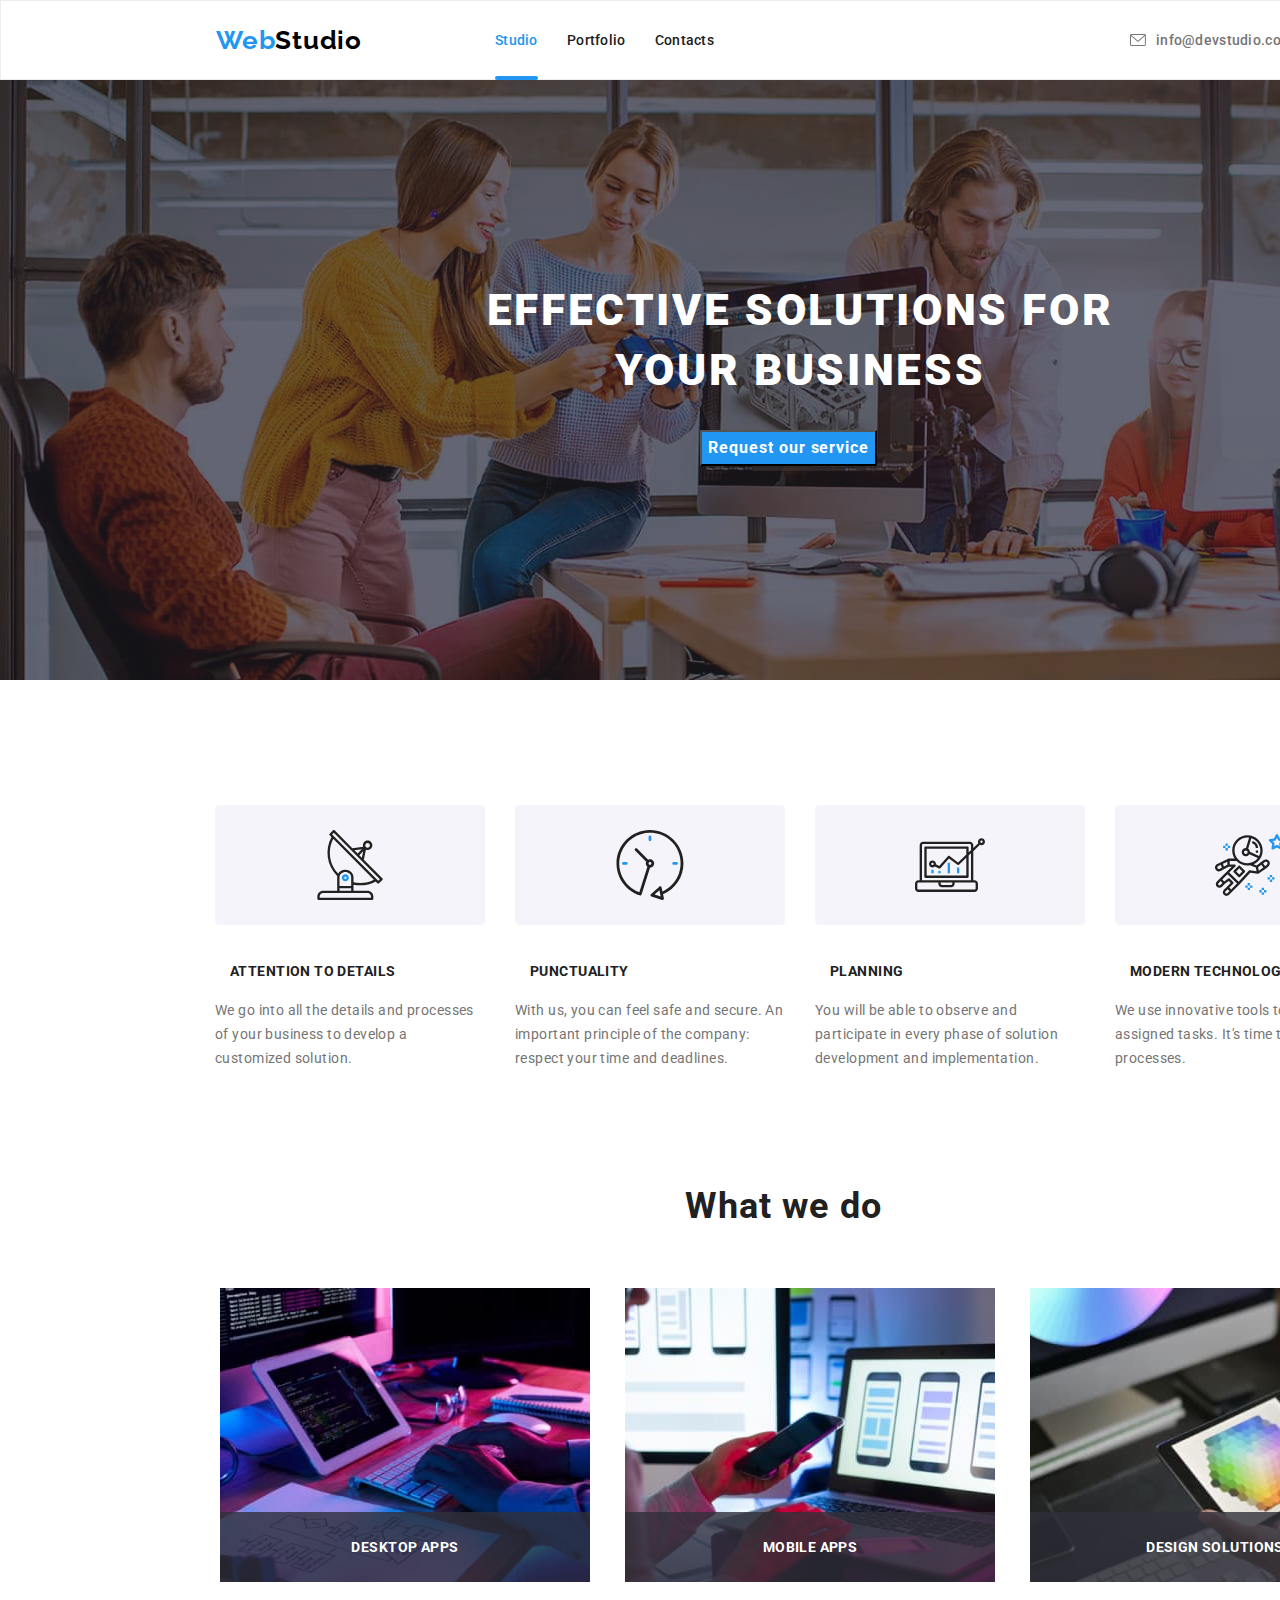
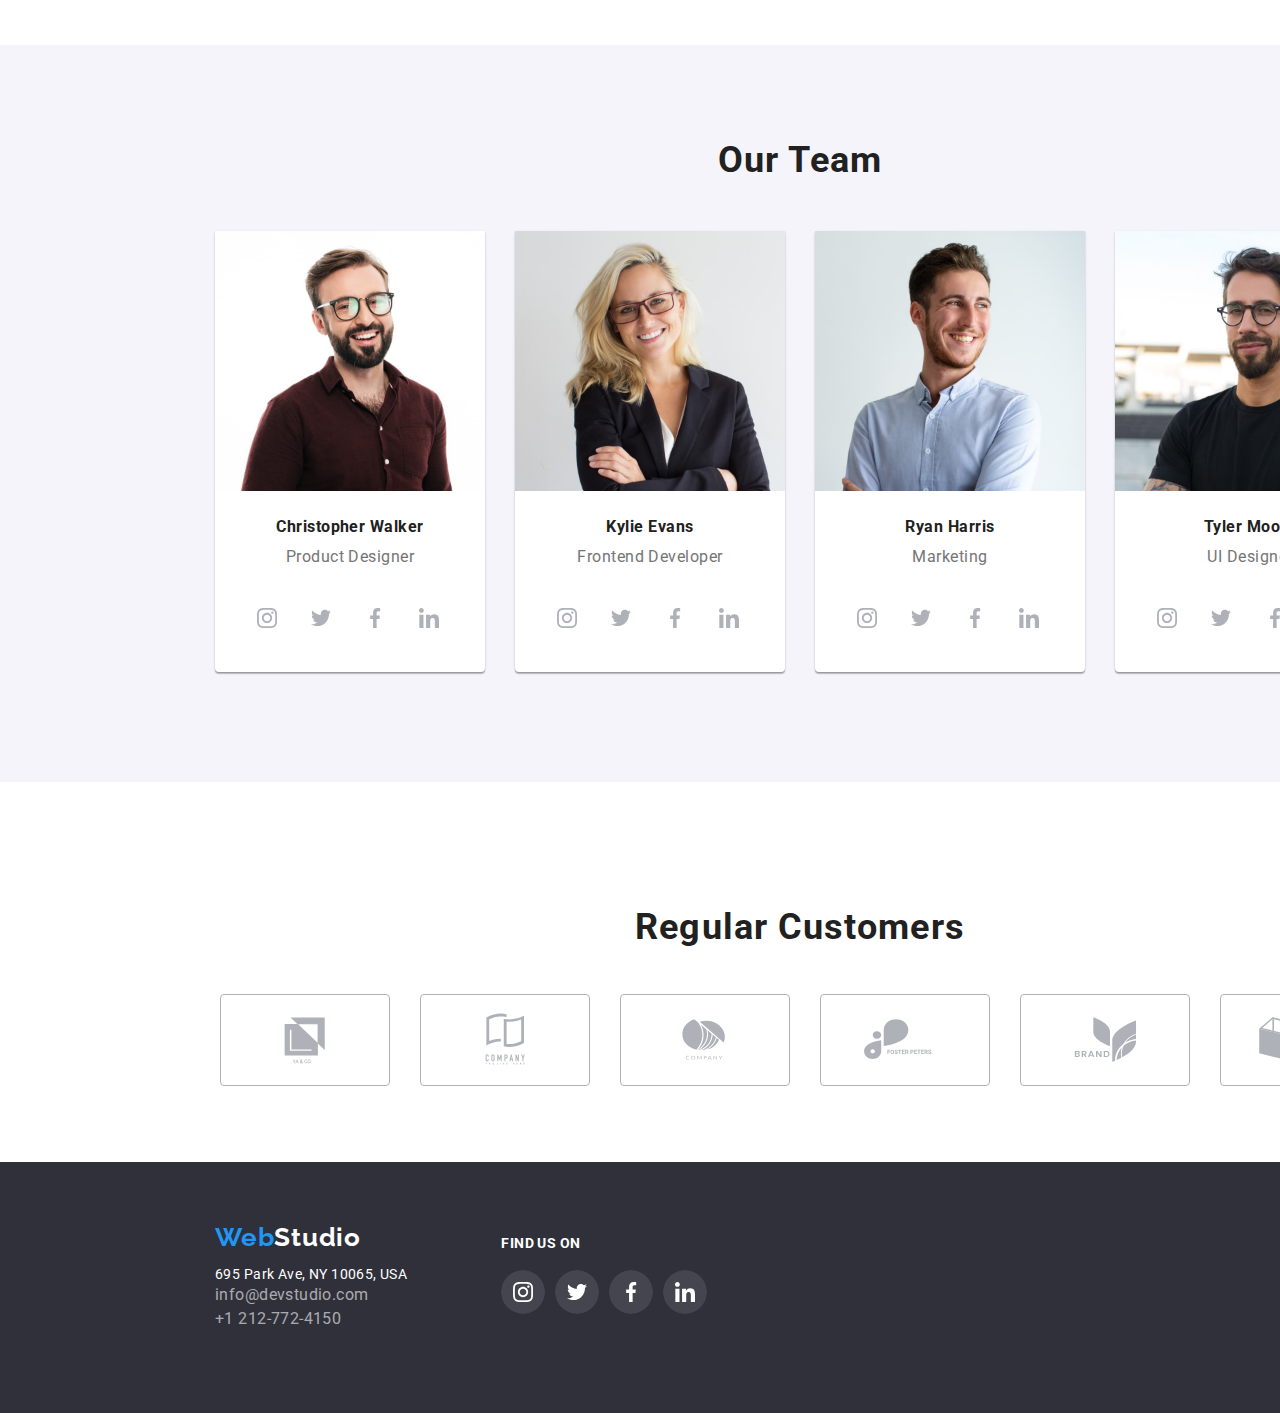
<file: index.html>
<!DOCTYPE html>
<html lang="en">

<head>
    <meta charset="UTF-8">
    <meta name="viewport" content="width=device-width, initial-scale=1.0">
    <title>Studio</title>
    <link rel="preconnect" href="https://fonts.googleapis.com">
    <link rel="preconnect" href="https://fonts.gstatic.com" crossorigin>
    <link
        href="https://fonts.googleapis.com/css2?family=Raleway:wght@700&family=Roboto:wght@400;500;700;900&display=swap"
        rel="stylesheet">
    <link rel="stylesheet"
        href="https://cdnjs.cloudflare.com/ajax/libs/modern-normalize/1.0.0/modern-normalize.min.css">
    <link rel="stylesheet" href="css/styles.css">
</head>

<body>
    <header class="global-header">

        <a href="./index.html" class="header-logo"><span class="web-logo">Web</span>
            <span class="upper-studio-logo">Studio</span></a>

        <nav class="main-navigation">
            <ul class="navigation">
                <li><a href="./index.html" class="current">Studio</a></li>
                <li><a href="./portofolio.html" class="nav-link">Portfolio</a></li>
                <li><a href="#" class="nav-link">Contacts</a></li>
            </ul>
        </nav>

        <ul>
            <li>
                <a href="mailto:info@devstudio.com" class="mail-address"><svg class="icon-envelope">
                        <use xlink:href="images/icons.svg#icon-envelope"></use>
                    </svg><span>info@devstudio.com</span></a>
            </li>

            <li>
                <a href="tel:+12127724150" class="phone-number"><svg class="icon-smartphone">
                        <use xlink:href="images/icons.svg#icon-smartphone"></use>
                    </svg><span>+1 212-772-4150</span></a>
            </li>
        </ul>
    </header>

    <main>

        <!-- Business Solutions Section  -->
        <section class="business-solutions-section">
            <h1 class="business-solution">EFFECTIVE SOLUTIONS FOR <br> YOUR BUSINESS</h1>
            <div class="modal-open">
                <button data-modal-open class="order-service" type="button">Request our service</button>
            </div>
        </section>

        <!-- About us Section -->
        <section class="about-us-section">
            <div class="about-us-container">
                <ul>
                    <li><svg class="icon">
                            <use xlink:href="images/icons.svg#icon-antenna">
                            </use>
                        </svg>
                        <h4 class="about-us">ATTENTION TO DETAILS</h4>
                        <p class="about-us-text">We go into all the details and processes of your business to
                            develop a
                            customized solution.</p>
                    </li>

                    <li><svg class="icon">
                            <use xlink:href="images/icons.svg#icon-clock"></use>
                        </svg>
                        <h4 class="about-us">PUNCTUALITY</h4>
                        <p class="about-us-text">With us, you can feel safe and secure. An important principle of
                            the
                            company: respect your time and deadlines.</p>
                    </li>

                    <li><svg class="icon">
                            <use xlink:href="images/icons.svg#icon-diagram"></use>
                        </svg>
                        <h4 class="about-us">PLANNING</h4>
                        <p class="about-us-text">You will be able to observe and participate in every phase of
                            solution
                            development and implementation.</p>
                    </li>

                    <li><svg class="icon">
                            <use xlink:href="images/icons.svg#icon-astronaut"></use>
                        </svg>
                        <h4 class="about-us">MODERN TECHNOLOGIES</h4>
                        <p class="about-us-text">We use innovative tools to solve assigned tasks. It's time to
                            simplify
                            work processes.</p>
                    </li>
                </ul>
            </div>

            <!-- What we do Section -->
            <div class="what-we-do-container">
                <h2>What we do</h2>
                <div>
                    <ul>
                        <li>
                            <img src="./images/writing.jpg" alt="Writing code at keybord" width="370">
                            <div class="our-apps">
                                <h3>DESKTOP APPS</h3>
                            </div>
                        </li>
                        <li>
                            <img src="./images/devices.jpg" alt="Devices sincronizing" width="370">
                            <div class="our-apps">
                                <h3>Mobile APPS</h3>
                            </div>
                        </li>
                        <li>
                            <img src="./images/tablet.jpg" alt="Picking color with pen on tablet" width="370">
                            <div class="our-apps">
                                <h3>DESIGN SOLUTIONS</h3>
                            </div>
                        </li>
                    </ul>
                </div>
            </div>

            <!-- Our Team Section -->
            <div class="our-team-section">
                <h2>Our Team</h2>
                <ul>
                    <li><img src="./images/walker.jpg" alt="Christopher Walker photo" width="270">
                        <div class="image-card">
                            <h4 class="my-name"><b>Christopher Walker</b></h4>
                            <p class="my-job">Product Designer</p>
                        </div>
                        <div class="social-media">
                            <a><svg class="team-icon">
                                    <use xlink:href="images/icons.svg#icon-instagram"></use>
                                </svg>
                            </a>
                            <a><svg class="team-icon">
                                    <use xlink:href="images/icons.svg#icon-twitter"></use>
                                </svg>
                            </a>
                            <a><svg class="team-icon">
                                    <use xlink:href="images/icons.svg#icon-facebook"></use>
                                </svg>
                            </a>
                            <a><svg class="team-icon">
                                    <use xlink:href="images/icons.svg#icon-linkedin"></use>
                                </svg>
                            </a>
                        </div>
                    </li>

                    <li><img src="./images/kyle.jpg" alt="Kyle Evans photo" width="270">
                        <div class="image-card">
                            <h4 class="my-name"><b>Kylie Evans</b></h4>
                            <p class="my-job">Frontend Developer</p>
                        </div>
                        <div class="social-media">
                            <a><svg class="team-icon">
                                    <use xlink:href="images/icons.svg#icon-instagram"></use>
                                </svg>
                            </a>
                            <a><svg class="team-icon">
                                    <use xlink:href="images/icons.svg#icon-twitter"></use>
                                </svg>
                            </a>
                            <a><svg class="team-icon">
                                    <use xlink:href="images/icons.svg#icon-facebook"></use>
                                </svg>
                            </a>
                            <a><svg class="team-icon">
                                    <use xlink:href="images/icons.svg#icon-linkedin"></use>
                                </svg>
                            </a>
                        </div>
                    </li>

                    <li><img src="./images/ryan.jpg" alt="Ryan Harris photo" width="270">
                        <div class="image-card">
                            <h4 class="my-name"><b>Ryan Harris</b></h4>
                            <p class="my-job">Marketing</p>
                        </div>
                        <div class="social-media">
                            <a><svg class="team-icon">
                                    <use xlink:href="images/icons.svg#icon-instagram"></use>
                                </svg>
                            </a>
                            <a><svg class="team-icon">
                                    <use xlink:href="images/icons.svg#icon-twitter"></use>
                                </svg>
                            </a>
                            <a><svg class="team-icon">
                                    <use xlink:href="images/icons.svg#icon-facebook"></use>
                                </svg>
                            </a>
                            <a><svg class="team-icon">
                                    <use xlink:href="images/icons.svg#icon-linkedin"></use>
                                </svg>
                            </a>
                        </div>
                    </li>

                    <li><img src="./images/tyler.jpg" alt="Tyler Moore photo" width="270">
                        <div class="image-card">
                            <h4 class="my-name"><b>Tyler Moore</b></h4>
                            <p class="my-job">UI Designer</p>
                        </div>
                        <div class="social-media">
                            <a><svg class="team-icon">
                                    <use xlink:href="images/icons.svg#icon-instagram"></use>
                                </svg>
                            </a>
                            <a><svg class="team-icon">
                                    <use xlink:href="images/icons.svg#icon-twitter"></use>
                                </svg>
                            </a>
                            <a><svg class="team-icon">
                                    <use xlink:href="images/icons.svg#icon-facebook"></use>
                                </svg>
                            </a>
                            <a><svg class="team-icon">
                                    <use xlink:href="images/icons.svg#icon-linkedin"></use>
                                </svg>
                            </a>
                        </div>
                    </li>
                </ul>
            </div>
        </section>

        <!-- Regular Customer Section -->
        <section class="regular-customer-section">

            <h2>Regular Customers</h2>
            <div class="regular-customer-container">

                <ul>
                    <li>
                        <a><svg class="client-icon">
                                <use xlink:href="images/icons.svg#icon-client-1"></use>
                            </svg>
                        </a>
                    </li>

                    <li>
                        <a><svg class="client-icon">
                                <use xlink:href="images/icons.svg#icon-client-2"></use>
                            </svg>
                        </a>
                    </li>

                    <li>
                        <a><svg class="client-icon">
                                <use xlink:href="images/icons.svg#icon-client-3"></use>
                            </svg>
                        </a>
                    </li>

                    <li>
                        <a><svg class="client-icon">
                                <use xlink:href="images/icons.svg#icon-client-4"></use>
                            </svg>
                        </a>
                    </li>

                    <li>
                        <a><svg class="client-icon">
                                <use xlink:href="images/icons.svg#icon-client-5"></use>
                            </svg>
                        </a>
                    </li>

                    <li>
                        <a><svg class="client-icon">
                                <use xlink:href="images/icons.svg#icon-client-6"></use>
                            </svg>
                        </a>
                    </li>
                </ul>
            </div>
        </section>
    </main>

    <!-- Contact Adress Section -->
    <footer class="bottom">
        <div>
            <a href=" ./index.html" class="bottom-logo"><span class="web-logo">Web</span><span
                    class="bottom-studio-logo">Studio</span></a>
            <address>
                <p class="location">695 Park Ave, NY 10065, USA</p>
                <p class="contact-us">info@devstudio.com</p>
                <p class="contact-us">+1 212-772-4150</p>
            </address>
        </div>

        <div class="social-bottom">
            <h4>Find us on</h4>
            <ul>
                <li>
                    <a>
                        <svg class="icon-bottom">
                            <use xlink:href="images/icons.svg#icon-instagram-bottom"></use>
                        </svg>
                    </a>
                </li>

                <li>
                    <a>
                        <svg class="icon-bottom">
                            <use xlink:href="images/icons.svg#icon-twitter-bottom"></use>
                        </svg>
                    </a>
                </li>

                <li>
                    <a> <svg class="icon-bottom">
                            <use xlink:href="images/icons.svg#icon-facebook-bottom"></use>
                        </svg>
                    </a>
                </li>

                <li>
                    <a>
                        <svg class="icon-bottom">
                            <use xlink:href="images/icons.svg#icon-linkedin-bottom"></use>
                        </svg>
                    </a>
                </li>
            </ul>
        </div>
    </footer>

    <!-- Book Service Modal -->
    <div class="modal is-hidden" data-modal>
        <div class="modal-content">
            <button class="close-btn" data-modal-close><svg class="icon-close">
                    <use xlink:href="images/icons.svg#icon-close"></use>
                </svg></button>
        </div>

        <script src="./js/modal.js"></script>
</body>

</html>
</file>
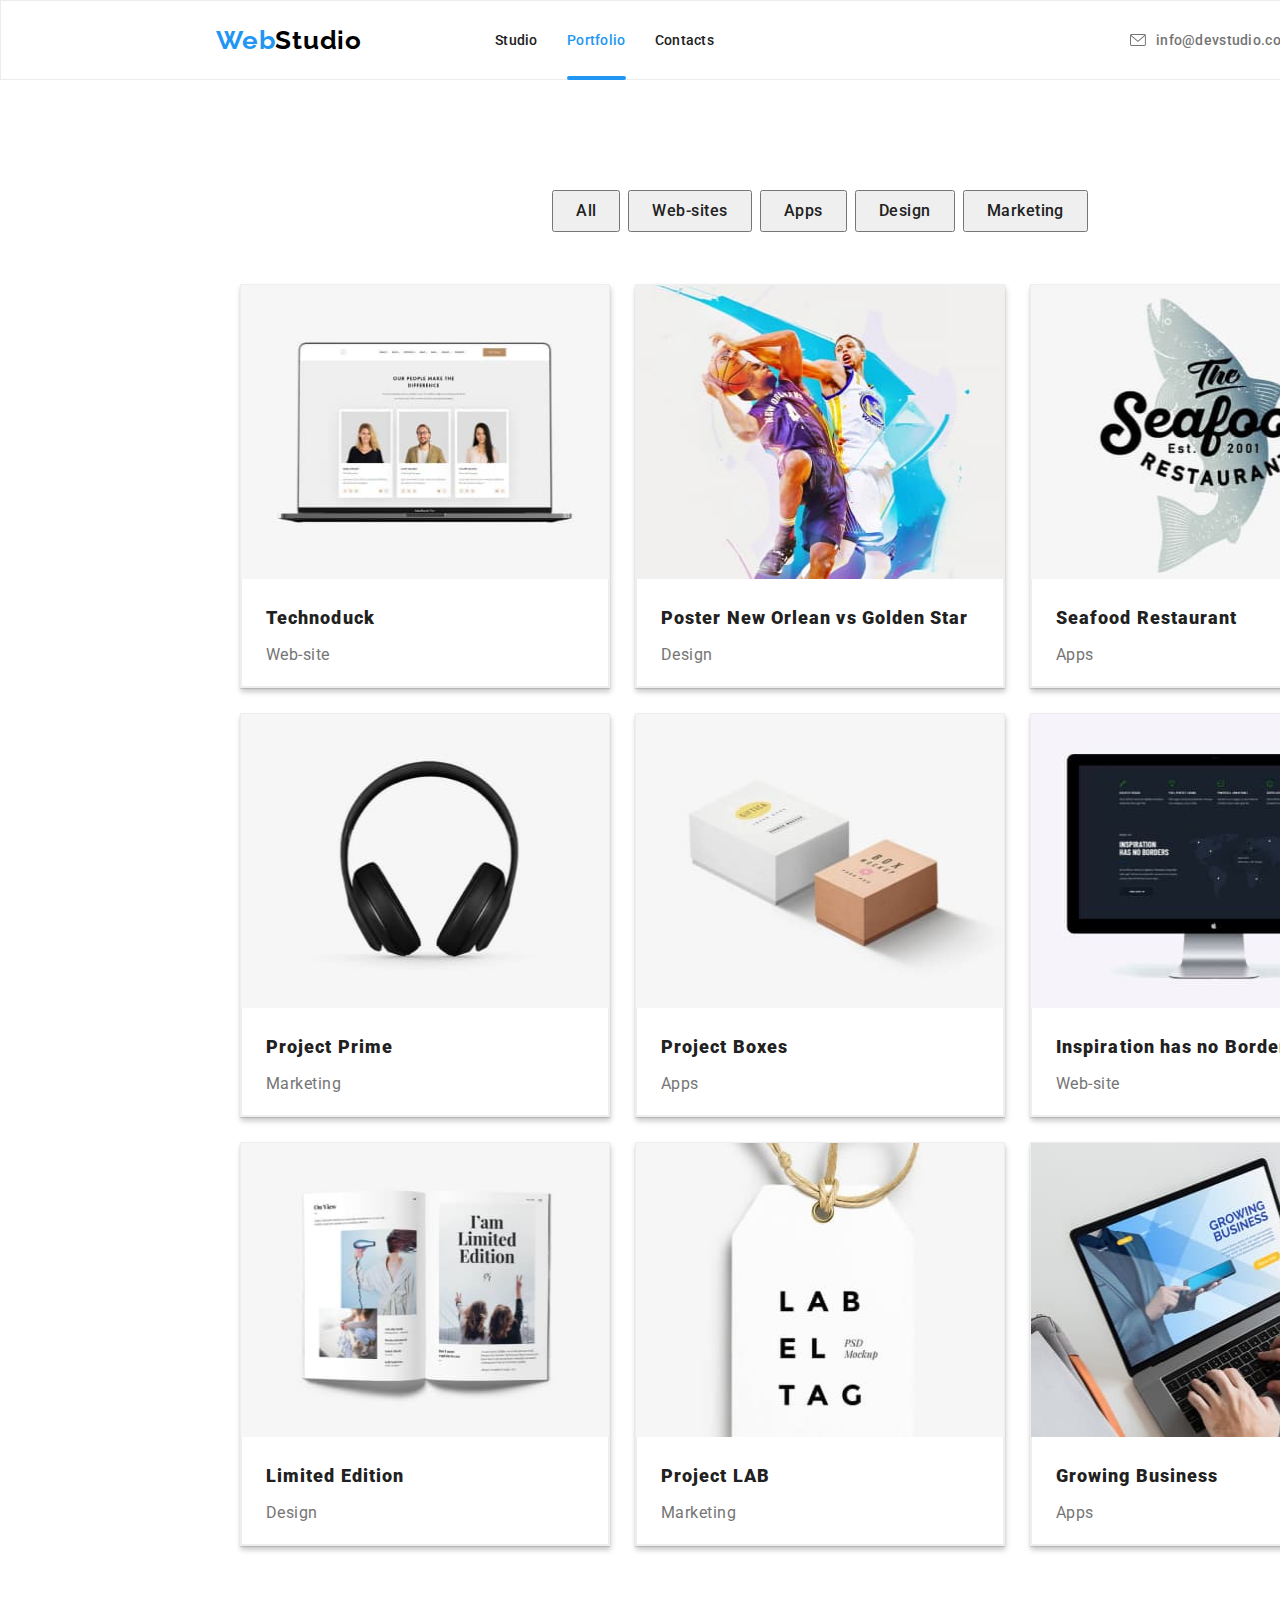
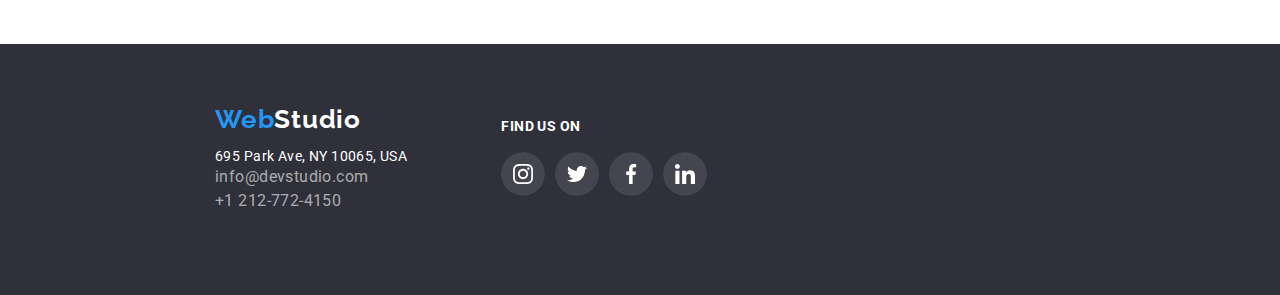
<file: portofolio.html>
<!DOCTYPE html>
<html lang="en">

<head>
    <meta charset="UTF-8">
    <meta name="viewport" content="width=device-width, initial-scale=1.0">
    <title>Portofolio</title>
    <link rel="preconnect" href="https://fonts.gstatic.com" crossorigin>
    <link
        href="https://fonts.googleapis.com/css2?family=Raleway:wght@700&family=Roboto:wght@400;500;700;900&display=swap"
        rel="stylesheet">
    <link rel="stylesheet"
        href="https://cdnjs.cloudflare.com/ajax/libs/modern-normalize/1.0.0/modern-normalize.min.css">
    <link rel="stylesheet" href="css/styles.css">
</head>

<body>
    <header class="global-header">
        <a href="./index.html" class="header-logo"><span class="web-logo">Web</span>
            <span class="upper-studio-logo">Studio</span></a>

        <nav class="main-navigation">
            <ul class="navigation">
                <li><a href="./index.html" class="nav-link">Studio</a></li>
                <li><a href="./portofolio.html" class="current">Portfolio</a></li>
                <li><a href="#" class="nav-link">Contacts</a></li>
            </ul>
        </nav>

        <ul>
            <li>
                <a href="mailto:info@devstudio.com" class="mail-address"><svg class="icon-envelope">
                        <use xlink:href="images/icons.svg#icon-envelope"></use>
                    </svg><span>info@devstudio.com</span></a>
            </li>

            <li>
                <a href="tel:+12127724150" class="phone-number"><svg class="icon-smartphone">
                        <use xlink:href="images/icons.svg#icon-smartphone"></use>
                    </svg><span>+1 212-772-4150</span></a>
            </li>
        </ul>
    </header>

    <main>
        <section class="our-work-section">
            <!-- Container section -->
            <ul class="buttons">
                <li><button type="button" class="filter">All</button></li>
                <li><button type="button" class="filter">Web-sites</button></li>
                <li><button type="button" class="filter">Apps</button> </li>
                <li><button type="button" class="filter">Design</button> </li>
                <li><button type="button" class="filter">Marketing</button></li>
            </ul>

            <div class="work-cards">
                <ul>
                    <li>
                        <div class="box">
                            <img class="image" src="./images/technoduck.jpg" alt="Technoduck Web-site Image"
                                width="370">
                            <div class="overlay">
                                <p>Technoduck is a state-of-the-art coronavirus distribution platform. Companies use
                                    this platform for digital espionage
                                    and attacks on competitors' secure servers.</p>
                            </div>
                            <div>
                                <h4 class="project"><b>Technoduck</b></h4>
                                <p class="web-site">Web-site</p>
                            </div>
                        </div>
                    </li>

                    <li>

                        <div class="box">
                            <img class="image" src="./images/poster.jpg" alt="Poster New Orlean vs Golden Star Image"
                                width="370">
                            <div class="overlay">
                                <p>Poster New Orlean vs Golden Star</p>
                            </div>
                            <div>
                                <h4 class="project"><b>Poster New Orlean vs Golden Star</b></h4>
                                <p class="design">Design</p>
                            </div>
                        </div>
                    </li>

                    <li>
                        <div class="box">
                            <img class="image" src=" ./images/seafood.jpg" alt="Seafood Restaurant Apps Image"
                                width="370">
                            <div class="overlay">
                                <p>Seafood Restaurant</p>
                            </div>
                            <div>
                                <h4 class="project"><b>Seafood Restaurant</b></h4>
                                <p class="apps">Apps</p>
                            </div>
                        </div>
                    </li>

                    <li>
                        <div class="box">
                            <img class="image" src=" ./images/headphones.jpg" alt="Project Prime Image" width="370">
                            <div class="overlay">
                                <p>Project Prime</p>
                            </div>
                            <div>
                                <h4 class="project"><b>Project Prime</b></h4>
                                <p class="marketing">Marketing</p>
                            </div>
                        </div>
                    </li>

                    <li>
                        <div class="box">
                            <img class="image" src="./images/boxes.jpg" alt="Project Boxes Apps Image" width="370">
                            <div class="overlay">
                                <p>Project Boxes</p>
                            </div>
                            <div>
                                <h4 class="project"><b>Project Boxes</b></h4>
                                <p class="apps">Apps</p>
                            </div>
                        </div>
                    </li>

                    <li>
                        <div class="box">
                            <img class="image" src="./images/monitor.jpg"
                                alt="Inspiration has no Borders Web-site Image" width="370">
                            <div class="overlay">
                                <p>Inspiration has no Borders</p>
                            </div>
                            <div>
                                <h4 class="project"><b>Inspiration has no Borders</b></h4>
                                <p class="web-site">Web-site</p>
                            </div>
                        </div>
                    </li>

                    <li>
                        <div class="box">
                            <img class="image" src="./images/book.jpg" alt="Limited Edition Image" width="370">
                            <div class="overlay">
                                <p>Limited Edition</p>
                            </div>
                            <div>
                                <h4 class="project"><b>Limited Edition</b></h4>
                                <p class="design">Design</p>
                            </div>
                        </div>
                    </li>

                    <li>
                        <div class="box">
                            <img class="image" src="./images/label.jpg" alt="Project LAB Image" width="370">
                            <div class="overlay">
                                <p>Project LAB</p>
                            </div>
                            <div>
                                <h4 class="project"><b>Project LAB</b></h4>
                                <p class="marketing">Marketing</p>
                            </div>
                        </div>
                    </li>

                    <li>
                        <div class="box">
                            <img class="image" src="./images/laptop.jpg" alt="Growing Business Apps Image" width="370">
                            <div class="overlay">
                                <p>Growing Business</p>
                            </div>
                            <div>
                                <h4 class="project"><b>Growing Business</b></h4>
                                <p class="apps">Apps</p>
                            </div>
                        </div>
                    </li>
                </ul>
            </div>
        </section>
    </main>

    <!-- Contact Adress Section -->
    <footer class="bottom">
        <div>
            <a href="./index.html" class="bottom-logo"><span class="web-logo">Web</span><span
                    class="bottom-studio-logo">Studio</span></a>
            <address>
                <p class="location">695 Park Ave, NY 10065, USA</p>
                <p class="contact-us">info@devstudio.com</p>
                <p class="contact-us">+1 212-772-4150</p>
            </address>
        </div>

        <div class="social-bottom">
            <h4>Find us on</h4>
            <ul>
                <li>
                    <a>
                        <svg class="icon-bottom">
                            <use xlink:href="images/icons.svg#icon-instagram-bottom"></use>
                        </svg>
                    </a>
                </li>

                <li>
                    <a>
                        <svg class="icon-bottom">
                            <use xlink:href="images/icons.svg#icon-twitter-bottom"></use>
                        </svg>
                    </a>
                </li>

                <li>
                    <a>
                        <svg class="icon-bottom">
                            <use xlink:href="images/icons.svg#icon-facebook-bottom"></use>
                        </svg>
                    </a>
                </li>

                <li>
                    <a>
                        <svg class="icon-bottom">
                            <use xlink:href="images/icons.svg#icon-linkedin-bottom"></use>
                        </svg>
                    </a>
                </li>
            </ul>
        </div>
    </footer>
</body>

</html>
</file>
<file: css/styles.css>
:root {
  --background-hover-button-color: #2196f3;
  --button-hover-text-color: #fff;
  --dark-gray-text-color: #212121;
  --light-gray-text-color: #757575;
  --transition: 250ms;
  --cubic-standard: cubic-bezier(0.4, 0, 0.2, 1);
}

body {
  display: flex;
  flex: 1 0 auto;
  align-items: center;
  flex-direction: column;
  font-family: "Roboto", sans-serif;
  margin: 0px;
  padding: 0px;
  min-width: 1600px;
}

ul {
  list-style-type: none;
}

a {
  text-decoration: none;
}

.global-header {
  display: flex;
  width: 1600px;
  height: 80px;
  border: 1px solid #ececec;
  align-items: center;
}

.global-header .header-logo {
  display: flex;
  align-items: center;
  padding-left: 215px;
  padding-top: 16px;
  padding-bottom: 16px;
}

.global-header .main-navigation ul {
  display: flex;
  justify-content: space-between;
  align-items: center;
  width: 259px;
  margin-left: 93px;
}

.global-header .main-navigation ul li {
  position: relative;
}

.web-logo {
  color: var(--background-hover-button-color);
  font-family: Raleway;
  font-size: 26px;
  font-weight: 700;
  line-height: normal;
  letter-spacing: 0.78px;
}

.upper-studio-logo {
  color: #000;
  font-family: Raleway;
  font-size: 26px;
  font-weight: 700;
  line-height: normal;
  letter-spacing: 0.78px;
}

.current {
  font-size: 14px;
  font-weight: 500;
  line-height: normal;
  letter-spacing: 0.28px;
  padding: 16px 0;
}

.icon-envelope {
  width: 16px;
  height: 11.996px;
  flex-shrink: 0;
  margin-right: 10px;
  fill: #757575;
  margin-bottom: -1px;
}

.icon-smartphone {
  width: 10px;
  height: 16px;
  flex-shrink: 0;
  margin-right: 10px;
  fill: #757575;
  margin-bottom: -3px;
}

.nav-link {
  font-size: 14px;
  font-weight: 500;
  line-height: normal;
  letter-spacing: 0.28px;
  padding: 16px 0;
  color: #212121;
}

.navigation li a.current {
  color: rgba(33, 150, 243, 1);
}

.global-header ul {
  display: flex;
}

.mail-address {
  color: var(--light-gray-text-color);
  font-size: 14px;
  font-weight: 500;
  line-height: normal;
  letter-spacing: 0.28px;
  align-items: center;
  width: 135px;
  margin-left: 376px;
  padding: 16px 0;
}

.global-header ul li a:hover svg,
.global-header ul li a:hover span,
.global-header ul li a:focus svg,
.global-header ul li a:focus span {
  color: rgba(33, 150, 243, 1);
  fill: var(--background-hover-button-color);
  transition: fill color var(--transition) var(--cubic-standard);
}

.icon {
  width: 270px;
}

.client-icon {
  fill: #afb1b8;
  border-radius: 4px;
  border: 1px solid #afb1b8;
  width: 170px;
  height: 92px;
}

.client-icon:hover {
  fill: #2196f3;
  transition: fill var(--transition) var(--cubic-standard);
  border-radius: 4px;
  border: 1px solid #2196f3;
}

.phone-number {
  color: var(--light-gray-text-color);
  font-size: 14px;
  font-weight: 500;
  line-height: normal;
  letter-spacing: 0.28px;
  align-items: center;
  width: 112px;
  margin-left: 40px;
  padding: 16px 0;
}

.nav-link:hover,
.current:hover,
.nav-link:focus,
.current:focus {
  color: var(--background-hover-button-color);
  transition: color var(--transition) var(--cubic-standard);
}

.current::after {
  content: "";
  position: absolute;
  width: 100%;
  top: 45px;
  height: 4px;
  border-radius: 2px;
  background-color: var(--background-hover-button-color);
  left: 0;
}

.business-solutions-section {
  width: 100%;
  height: 600px;
  flex-shrink: 0;
  background: #2f303a;
  background-image: linear-gradient(
      rgba(47, 48, 58, 0.4),
      rgba(47, 48, 58, 0.4)
    ),
    url("../images/business-solution-background.jpg");
}

.business-solution {
  color: var(--button-hover-text-color);
  text-align: center;
  font-size: 44px;
  font-weight: 900;
  line-height: 1.36364;
  letter-spacing: 2.64px;
  text-transform: uppercase;
  margin: auto;
  padding: 200px 452px 30px;
}

.order-service {
  color: var(--button-hover-text-color);
  text-align: center;
  font-size: 16px;
  font-weight: 700;
  line-height: 1.875;
  letter-spacing: 0.96px;
  background: var(--background-hover-button-color);
  cursor: pointer;
  font-family: inherit;
  margin-left: 700px;
}

.order-service:hover,
.order-service:focus {
  border-radius: 4px;
  background: #188ce8;
  box-shadow: 0px 4px 4px 0px rgba(0, 0, 0, 0.15);
  transition: color var(--transition) var(--cubic-standard);
}

.about-us-section {
  width: 1600px;
  padding-bottom: 94px;
}

.about-us-container {
  padding: 94px 215px;
  margin-left: -40px;
}

.about-us-container ul {
  display: flex;
  max-width: 75%;
  height: 101px;
  flex-shrink: 0;
  gap: 30px;
}

.about-us-container ul {
  width: 270px;
  height: 131px;
}

.about-us {
  color: var(--dark-gray-text-color);
  font-size: 14px;
  font-weight: 700;
  line-height: normal;
  letter-spacing: 0.42px;
  text-transform: uppercase;
  padding: 0 15px;
  gap: 30px;
  background: var(--button-hover-text-color);
}

.about-us-text {
  display: flex;
  color: var(--light-gray-text-color);
  font-size: 14px;
  line-height: 1.71429;
  letter-spacing: 0.42px;
  width: 270px;
  height: 75px;
  flex-shrink: 0;
}

.what-we-do-container {
  display: flex;
  flex-wrap: wrap;
  width: 75%;
  height: 386px;
  padding: 0 205px;
  background: var(--button-hover-text-color);
  margin: 124px 0 104px;
  padding-bottom: 94px;
}

.what-we-do-container h2 {
  padding-left: 480px;
  padding-bottom: 15px;
  text-align: center;
  color: var(--dark-gray-text-color);
  font-size: 36px;
  font-weight: 700;
  line-height: normal;
  letter-spacing: 1.08px;
}

.what-we-do-container ul {
  display: flex;
  width: 370px;
  height: 294px;
  flex-shrink: 0;
  padding: 0 15px;
  gap: 35px;
}

.what-we-do-container ul li {
  position: relative;
}

.our-team-section h2 {
  padding-top: 94px;
  margin-bottom: 50px;
  text-align: center;
  color: var(--dark-gray-text-color);
  font-size: 36px;
  font-weight: 700;
  line-height: normal;
  letter-spacing: 1.08px;
}

.our-apps {
  display: flex;
  justify-content: center;
  align-items: center;
  width: 370px;
  height: 70px;
  flex-shrink: 0;
  position: absolute;
  bottom: 0;
  right: 0;
  margin: 0;
  background-color: rgba(47, 48, 58, 0.8);
}

.what-we-do-container .our-apps h3 {
  color: #fff;
  text-align: center;
  font-family: Roboto;
  font-size: 14px;
  font-weight: 700;
  line-height: normal;
  letter-spacing: 0.42px;
  text-transform: uppercase;
}

.our-team-section {
  width: 100%;
  flex-shrink: 0;
  background: #f5f4fa;
  padding-bottom: 94px;
}

.our-team-section ul {
  display: flex;
  gap: 30px;
  padding-left: 215px;
}

.our-team-section li {
  border-radius: 0px 0px 4px 4px;
  background: var(--button-hover-text-color);
  /* material shadow v1 */
  box-shadow: 0px 2px 1px 0px rgba(0, 0, 0, 0.2),
    0px 1px 1px 0px rgba(0, 0, 0, 0.14), 0px 1px 3px 0px rgba(0, 0, 0, 0.12);
}

.my-name {
  text-align: center;
  color: var(--dark-gray-text-color);
  font-size: 16px;
  font-weight: 500;
  line-height: normal;
  letter-spacing: 0.48px;
}

.my-job {
  color: var(--light-gray-text-color);
  text-align: center;
  font-size: 16px;
  line-height: normal;
  letter-spacing: 0.48px;
  margin-top: -10px;
  margin-bottom: 30px;
}

.social-media {
  display: flex;
  justify-content: space-between;
  gap: 10px;
  width: 206px;
  height: 44px;
  margin-bottom: 32px;
  margin-left: 30px;
}

.social-bottom {
  display: block;
  padding-top: 20px;
  margin-left: 94px;
}

.social-bottom ul li svg {
  fill: rgba(255, 255, 255, 0.1);
}

.social-bottom h4 {
  color: #fff;
  font-family: Roboto;
  font-size: 14px;
  font-weight: 700;
  line-height: normal;
  letter-spacing: 0.42px;
  text-transform: uppercase;
  padding-top: 35px;
}

.social-bottom ul {
  display: flex;
  margin-left: -40px;
  width: 204px;
  height: 44px;
  gap: 10px;
}

.our-team-section .social-media a {
  width: 44px;
  height: 44px;
  border-radius: 44px;
  background-color: #fff;
  position: relative;
}

.our-team-section .social-media a:hover,
.our-team-section .social-media a:hover svg {
  background-color: var(--background-hover-button-color);
  fill: #fff;
  transition: background-color var(--transition) var(--cubic-standard);
}

.our-team-section .social-media a:hover svg {
  background: none;
}

.team-icon {
  position: absolute;
  width: 20px;
  height: 20px;
  fill: #afb1b8;
  top: 12px;
  left: 12px;
}

.icon-bottom {
  border-radius: 44px;
  width: 44px;
  height: 44px;
  fill: rgba(255, 255, 255, 0.1);
}

.icon-bottom:hover {
  background: var(--background-hover-button-color);
  border-radius: 44px;
  transition: var(--transition) var(--cubic-standard);
}

.regular-customer-section {
  background: #fff;
}

.regular-customer-section h2 {
  text-align: center;
  color: var(--dark-gray-text-color);
  font-size: 36px;
  font-weight: 700;
  line-height: normal;
  letter-spacing: 1.08px;
}

.regular-customer-section ul {
  display: flex;
  justify-content: space-between;
  gap: 30px;
  margin-left: -35px;
}

.regular-customer-container {
  display: flex;
  width: 1200px;
  height: 184px;
  padding-left: 215px;
  padding-bottom: 94px;
}

.buttons {
  display: flex;
  justify-content: center;
  gap: 8px;
  width: 1200px;
}

.filter {
  padding: 6px 22px;
  color: var(--dark-gray-text-color);
  font-size: 16px;
  font-weight: 500;
  line-height: 1.625;
  letter-spacing: 0.48px;
  cursor: pointer;
  font-family: inherit;
}

.filter:hover,
.filter:focus {
  background-color: var(--background-hover-button-color);
  color: var(--button-hover-text-color);
  border-radius: 4px;
  box-shadow: 0px 2px 2px 0px rgba(0, 0, 0, 0.12),
    0px 1px 2px 0px rgba(0, 0, 0, 0.08), 0px 3px 1px 0px rgba(0, 0, 0, 0.1);
  transition: background-color var(--transition) var(--cubic-standard);
}

.work-cards {
  display: flex;
  flex: 1 0 auto;
  min-width: 1200px;
}

.our-work-section .work-cards ul {
  display: flex;
  flex-wrap: wrap;
  flex: 1 0 auto;
  justify-content: space-between;
  flex-basis: calc((100%-90px) / 3);
  max-width: 1200px;
}

.our-work-section {
  width: 75%;
  height: 1548px;
  border: 1px;
  gap: 30px;
}

.image {
  width: 100%;
  height: 294px;
  flex-shrink: 0;
}

.our-work-section .work-cards li {
  width: 370px;
  height: 404px;
  flex-shrink: 0;
  background: var(--button-hover-text-color);
  margin-top: 25px;
  cursor: pointer;
}

.box {
  position: relative;
  overflow: hidden;
  border: 1px solid #eee;
  background: #fff;
  box-shadow: 1px 4px 6px 0px rgba(0, 0, 0, 0.16),
    0px 4px 4px 0px rgba(0, 0, 0, 0.06), 0px 1px 1px 0px rgba(0, 0, 0, 0.12);
}

.box:hover .overlay {
  transform: translateY(0);
}

.overlay {
  position: absolute;
  top: 0;
  left: 0;
  width: 100%;
  height: 75%;
  transform: translateY(135%);
  transition: transform 250ms ease-in-out;
  background: rgba(33, 150, 243, 0.9);
}

.overlay p {
  color: #fff;
  font-family: Roboto;
  font-size: 18px;
  font-style: normal;
  font-weight: 400;
  line-height: 28px; /* 155.556% */
  letter-spacing: 0.54px;
  padding: 63px 24px 91px;
}

.our-work-section .work-cards li:hover,
.our-work-section .work-cards li:focus {
  border: 1px solid #eee;
  background: #fff;
  box-shadow: 1px 4px 6px 0px rgba(0, 0, 0, 0.16),
    0px 4px 4px 0px rgba(0, 0, 0, 0.06), 0px 1px 1px 0px rgba(0, 0, 0, 0.12);
}

.work-cards li div {
  border: 1px solid #eee;
  margin-top: -5px;
}

.our-work-section .buttons {
  padding-top: 94px;
}

.project {
  color: var(--dark-gray-text-color);
  font-size: 18px;
  font-weight: 700;
  line-height: 2;
  letter-spacing: 1.08px;
  margin-top: 1px;
  height: 36px;
  padding-left: 24px;
  padding-top: 20px;
}

.web-site,
.design,
.apps,
.marketing {
  color: var(--light-gray-text-color);
  font-size: 16px;
  line-height: 1.875;
  letter-spacing: 0.48px;
  margin-top: 4px;
  width: 322px;
  height: 30px;
  padding-left: 24px;
}

.bottom-studio-logo {
  color: var(--button-hover-text-color);
  font-family: Raleway;
  font-size: 26px;
  font-weight: 700;
  line-height: normal;
  letter-spacing: 0.78px;
}

.location {
  color: var(--button-hover-text-color);
  font-size: 14px;
  font-style: normal;
  line-height: normal;
  letter-spacing: 0.42px;
}

.contact-us {
  color: rgba(255, 255, 255, 0.6);
  font-style: normal;
  line-height: 1.14286;
  letter-spacing: 0.42px;
  margin-top: -10px;
}

.bottom {
  display: flex;
  width: 1600px;
  height: 251px;
  flex-shrink: 0;
  background: #2f303a;
}

.bottom-logo {
  display: flex;
  margin-left: 215px;
  align-items: center;
  margin-top: 60px;
}

.bottom p {
  margin-left: 215px;
}

.modal {
  position: fixed;
  transition: var(--transition) ease-in var(--cubic-standard);
  width: 100vw;
  height: 100vh;
  top: 0;
  left: 0;
  background-color: rgba(0, 0, 0, 0.2);
  display: flex;
  justify-content: center;
  align-items: center;
}

.modal-content {
  transition: var(--transition) var(--cubic-standard);
  transform: scale(1);
  width: 528px;
  height: 581px;
  flex-shrink: 0;
  position: fixed;
  top: 50%;
  left: 50%;
  transform: translate(-50%, -50%);
  border-radius: 4px;
  background: #fff;
  box-shadow: 0px 2px 1px 0px rgba(0, 0, 0, 0.2),
    0px 1px 1px 0px rgba(0, 0, 0, 0.14), 0px 1px 3px 0px rgba(0, 0, 0, 0.12);
}

.is-hidden {
  visibility: hidden;
  opacity: 0.5;
  transition: transform var(--transition) var(--cubic-standard);
  transform: scale(0);
  pointer-events: auto;
}

.icon-close {
  fill: #fff;
  stroke-width: 1px;
  stroke: rgba(0, 0, 0, 0.1);
  cursor: pointer;
  position: absolute;
  top: 8px;
  right: 8px;
  width: 30px;
  height: 30px;
  border-radius: 30px;
}

.close-btn {
  border: #fff;
  background: #fff;
}
</file>
